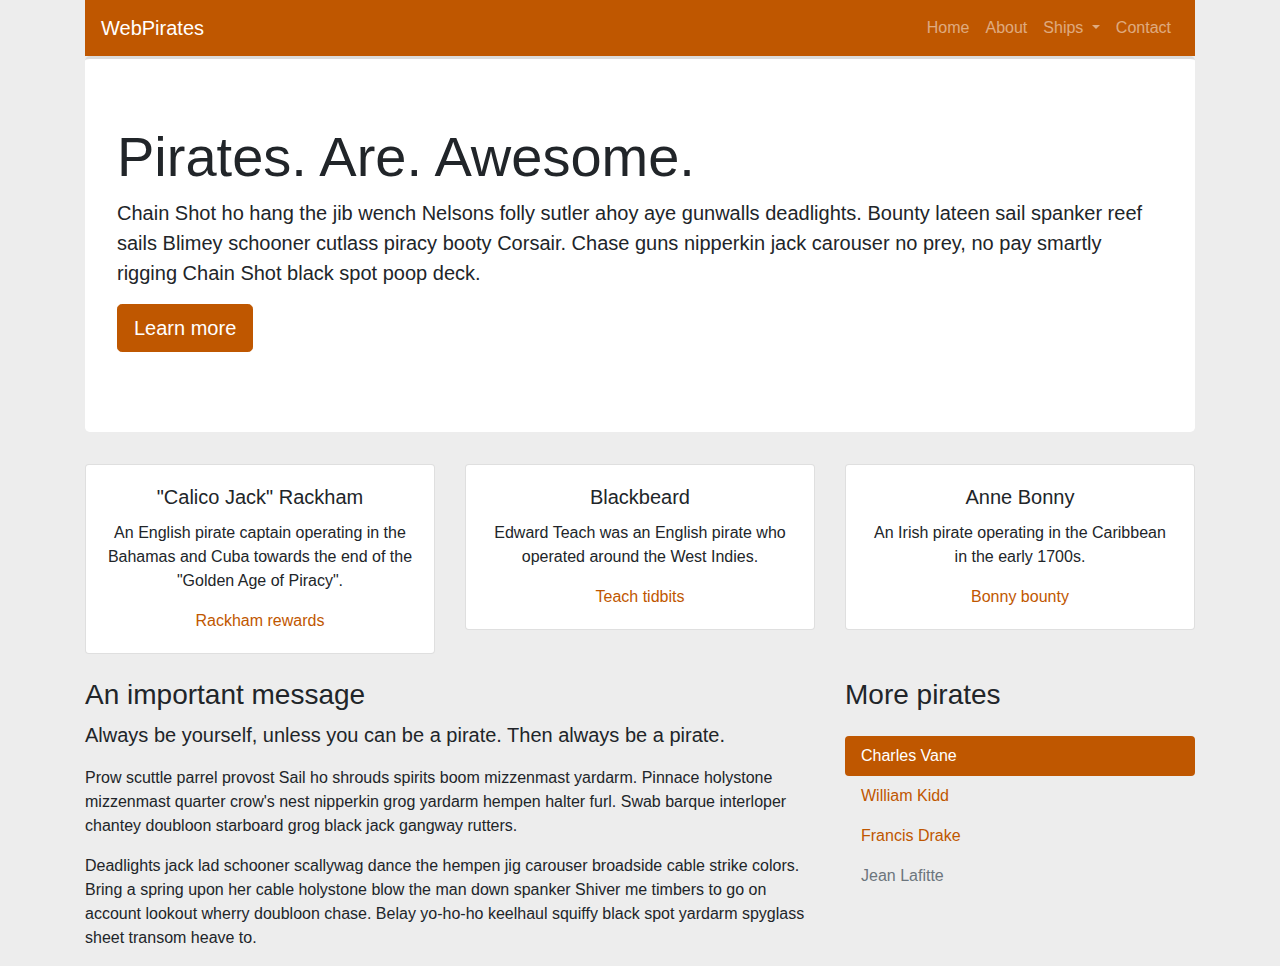
<file: docs/index.html>
<!DOCTYPE html>
<html class="no-js" lang="en">
  <head>
    <title>WebPirates</title>
    <meta http-equiv="x-ua-compatible" content="ie=edge">
    <meta name="viewport" content="width=device-width, initial-scale=1.0" />
    <link rel="stylesheet" href="css/styles.css">
  </head>

  <body>
    <!-- Content starts here -->
    <div class="container">
      <!-- <div class="row">
        <div class="col-sm-3 col-md-4 bg-danger">
          One of three columns
        </div>
        <div class="col-sm-6 col-md-4 bg-warning">
          Two of three columns
        </div>
        <div class="col-sm-3 col-md-4 bg-success">
          Three of three columns
        </div>
      </div> -->

      <nav class="navbar navbar-expand-lg navbar-dark bg-primary">
        <a class="navbar-brand" href="index.html">WebPirates</a>

        <button class="navbar-toggler" type="button" data-toggle="collapse" data-target="#navbarSupportedContent">
          <span class="navbar-toggler-icon"></span>
        </button>
        
        <div class="collapse navbar-collapse" id="navbarSupportedContent">
          <ul class="navbar-nav ml-auto">
            <li class="nav-item">
              <a class="nav-link" href="#">Home</a>
            </li>
            <li class="nav-item">
              <a class="nav-link" href="#">About</a>
            </li>
            <li class="nav-item dropdown">
              <a class="nav-link dropdown-toggle" href="#" id="navbarDropdown" data-toggle="dropdown">
                Ships
              </a>
              <div class="dropdown-menu">
                <a class="dropdown-item" href="#">Ranger</a>
                <a class="dropdown-item" href="#">Queen Anne's Revenge</a>
                <a class="dropdown-item" href="#">William</a>
              </div>
            </li>
            <li class="nav-item">
              <a class="nav-link" href="#">Contact</a>
            </li>
          </ul>
        </div>
      </nav>

      <div class="jumbotron">
        <h1 class="display-4">Pirates. Are. Awesome.</h1>
        <p class="lead">Chain Shot ho hang the jib wench Nelsons folly sutler ahoy aye gunwalls deadlights. Bounty lateen sail spanker reef sails Blimey schooner cutlass piracy booty Corsair. Chase guns nipperkin jack carouser no prey, no pay smartly rigging Chain Shot black spot poop deck.</p>
        <p class="lead">
          <a class="btn btn-primary btn-lg" href="story-page.html" role="button">Learn more</a>
        </p>
      </div>

      <section>
        <div class="row">
          <div class="col-sm-12 col-lg-4">
            <div class="card mb-4">
              <div class="card-body text-center">
                <h5 class="card-title">"Calico Jack" Rackham</h5>
                <p class="card-text">An English pirate captain operating in the Bahamas and Cuba towards the end of the "Golden Age of Piracy".</p>
                <a href="https://en.wikipedia.org/wiki/Calico_Jack" class="card-link">Rackham rewards</a>
              </div>
            </div>
          </div>
          <div class="col-sm-6 col-lg-4">
            <div class="card mb-4">
              <div class="card-body text-center">
                <h5 class="card-title">Blackbeard</h5>
                <p class="card-text">Edward Teach was an English pirate who operated around the West Indies.</p>
                <a href="https://en.wikipedia.org/wiki/Blackbeard" class="card-link">Teach tidbits</a>
              </div>
            </div>
          </div>
          <div class="col-sm-6 col-lg-4">
            <div class="card mb-4">
              <div class="card-body text-center">
                <h5 class="card-title">Anne Bonny</h5>
                <p class="card-text">An Irish pirate operating in the Caribbean in the early 1700s.</p>
                <a href="https://en.wikipedia.org/wiki/Anne_Bonny" class="card-link">Bonny bounty</a>
              </div>
            </div>
          </div>
        </div>
      </section>

      <section>
        <div class="row mt-sm-4 mt-md-0">
          <div class="col-sm-12 col-md-8 text-center text-md-left">
            <h3>An important message</h3>
            <p class="lead">Always be yourself, unless you can be a pirate. Then always be a pirate.</p>
      
            <p>Prow scuttle parrel provost Sail ho shrouds spirits boom mizzenmast yardarm. Pinnace holystone mizzenmast quarter crow's nest nipperkin grog yardarm hempen halter furl. Swab barque interloper chantey doubloon starboard grog black jack gangway rutters.</p>
            <p>Deadlights jack lad schooner scallywag dance the hempen jig carouser broadside cable strike colors. Bring a spring upon her cable holystone blow the man down spanker Shiver me timbers to go on account lookout wherry doubloon chase. Belay yo-ho-ho keelhaul squiffy black spot yardarm spyglass sheet transom heave to.</p>
          </div>
      
          <div class="col-sm-12 col-md-4">
            <h3 class="mb-4">More pirates</h3>

            <ul class="nav flex-column nav-pills">
              <li class="nav-item">
                <a class="nav-link active" href="#">Charles Vane</a>
              </li>
              <li class="nav-item">
                <a class="nav-link" href="#">William Kidd</a>
              </li>
              <li class="nav-item">
                <a class="nav-link" href="#">Francis Drake</a>
              </li>
              <li class="nav-item">
                <a class="nav-link disabled" href="#">Jean Lafitte</a>
              </li>
            </ul>
          </div>
        </div>
      </section>
    </div>

    <!-- Closing scripts here -->
    <script src="js/jquery.js"></script>
    <script src="js/popper.js"></script>
    <script src="js/bootstrap.js"></script>
  </body>
</html>
</file>
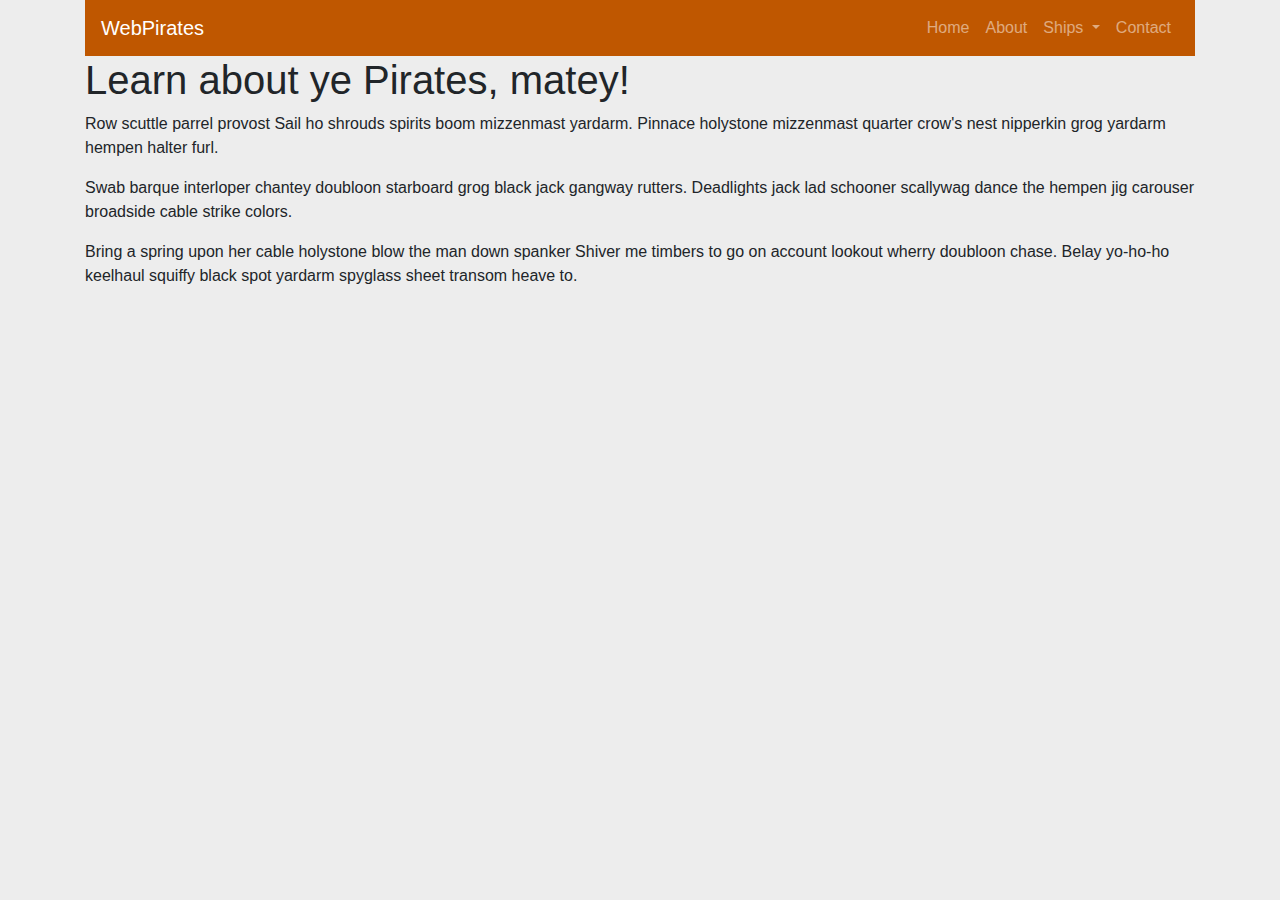
<file: docs/story-page.html>
<!DOCTYPE html>
<html class="no-js" lang="en">
  <head>
    <title>Learn about ye Pirates, matey!</title>
    <meta http-equiv="x-ua-compatible" content="ie=edge">
    <meta name="viewport" content="width=device-width, initial-scale=1.0" />
    <link rel="stylesheet" href="css/styles.css">
  </head>

<body>
  <!-- Content starts here -->
  <div class="container">
    <nav class="navbar navbar-expand-lg navbar-dark bg-primary">
      <a class="navbar-brand" href="index.html">WebPirates</a>
      <button class="navbar-toggler" type="button" data-toggle="collapse" data-target="#navbarSupportedContent">
        <span class="navbar-toggler-icon"></span>
      </button>
      <div class="collapse navbar-collapse" id="navbarSupportedContent">
        <ul class="navbar-nav ml-auto">
          <li class="nav-item">
            <a class="nav-link" href="#">Home</a>
          </li>
          <li class="nav-item">
            <a class="nav-link" href="#">About</a>
          </li>
          <li class="nav-item dropdown">
            <a class="nav-link dropdown-toggle" href="#" id="navbarDropdown" data-toggle="dropdown">
              Ships
            </a>
            <div class="dropdown-menu">
              <a class="dropdown-item" href="#">Ranger</a>
              <a class="dropdown-item" href="#">Queen Anne's Revenge</a>
              <a class="dropdown-item" href="#">William</a>
            </div>
          </li>
        <li class="nav-item">
            <a class="nav-link" href="#">Contact</a>
          </li>
        </ul>
      </div>
    </nav>

    <article>
      <h1>Learn about ye Pirates, matey!</h1>
      <p>Row scuttle parrel provost Sail ho shrouds spirits boom mizzenmast yardarm. Pinnace holystone mizzenmast quarter crow's nest nipperkin grog yardarm hempen halter furl. </p>
      <p>Swab barque interloper chantey doubloon starboard grog black jack gangway rutters. Deadlights jack lad schooner scallywag dance the hempen jig carouser broadside cable strike colors.</p>
      <p>Bring a spring upon her cable holystone blow the man down spanker Shiver me timbers to go on account lookout wherry doubloon chase. Belay yo-ho-ho keelhaul squiffy black spot yardarm spyglass sheet transom heave to.</p>
    </article>

  </div>
          <!-- Closing scripts here -->
  <script src="js/jquery.js"></script>
  <script src="js/popper.js"></script>
  <script src="js/bootstrap.js"></script>
</body>
</html>
</file>
